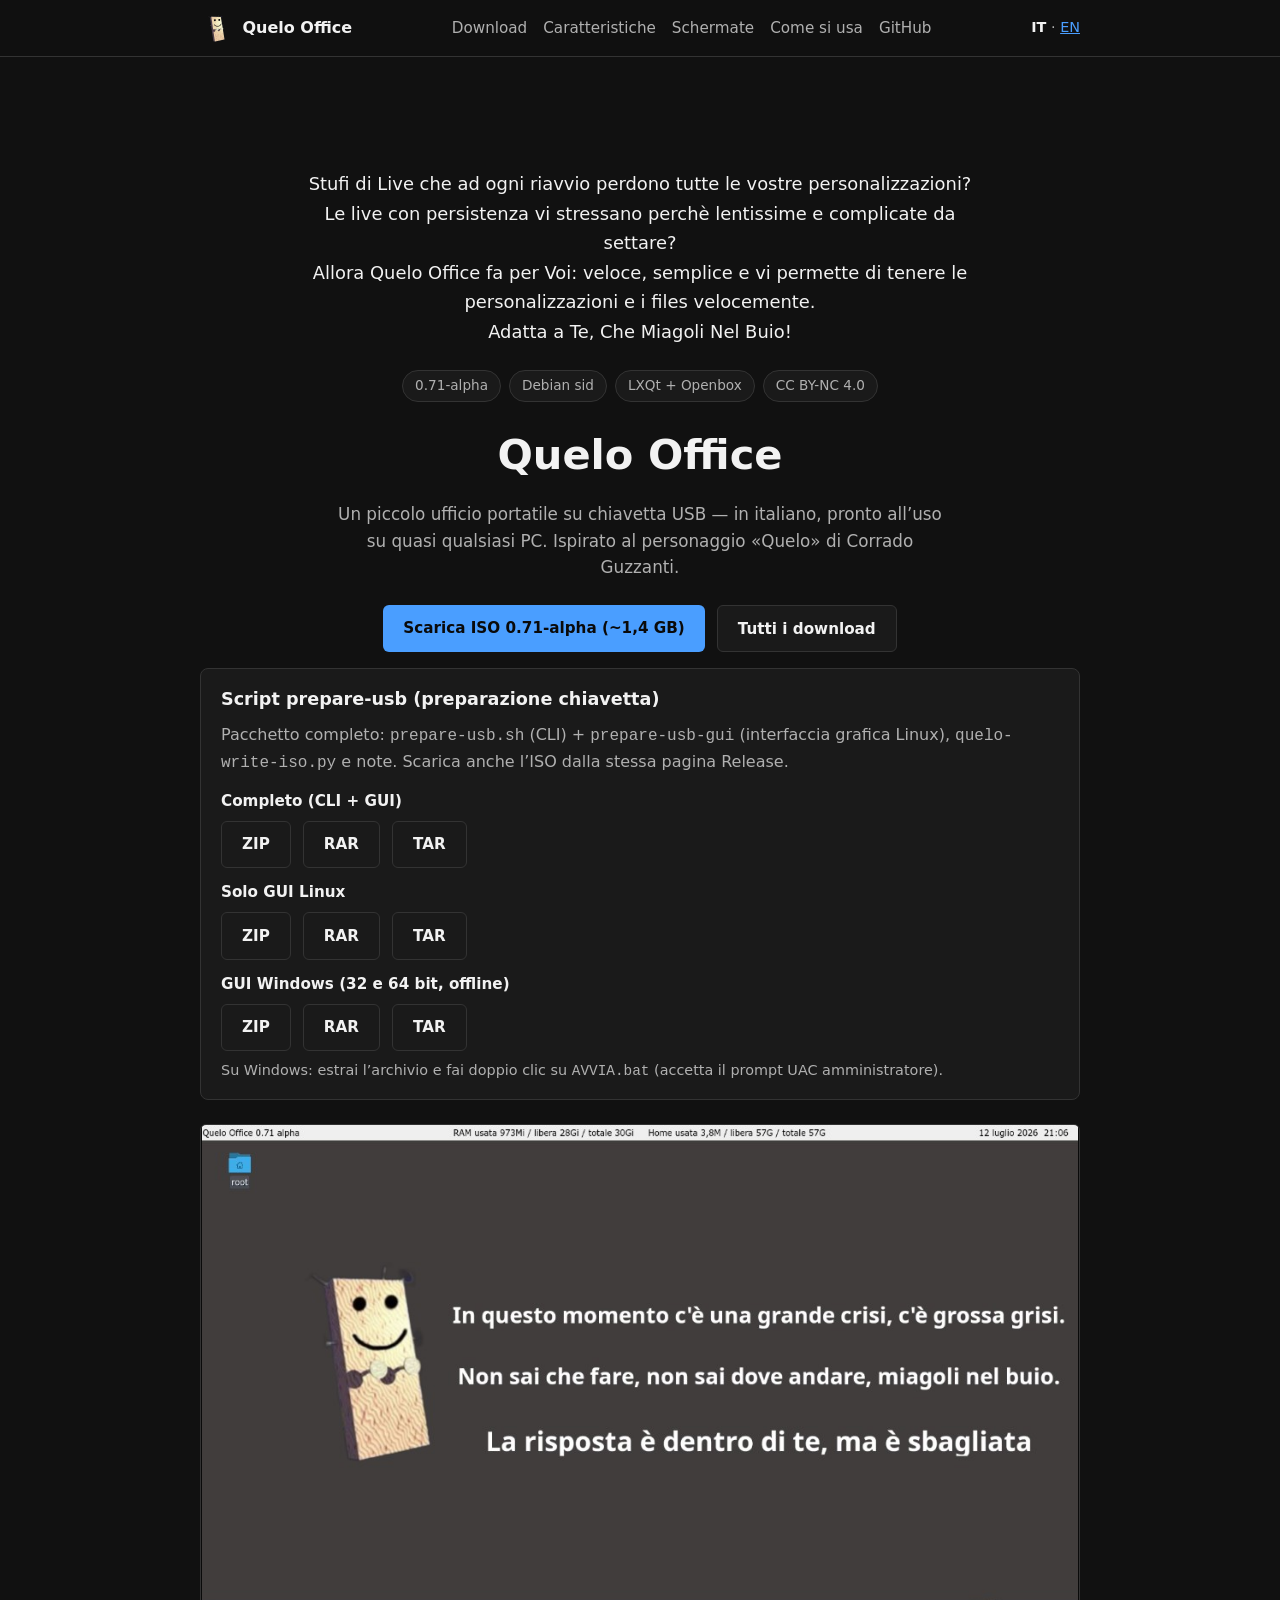
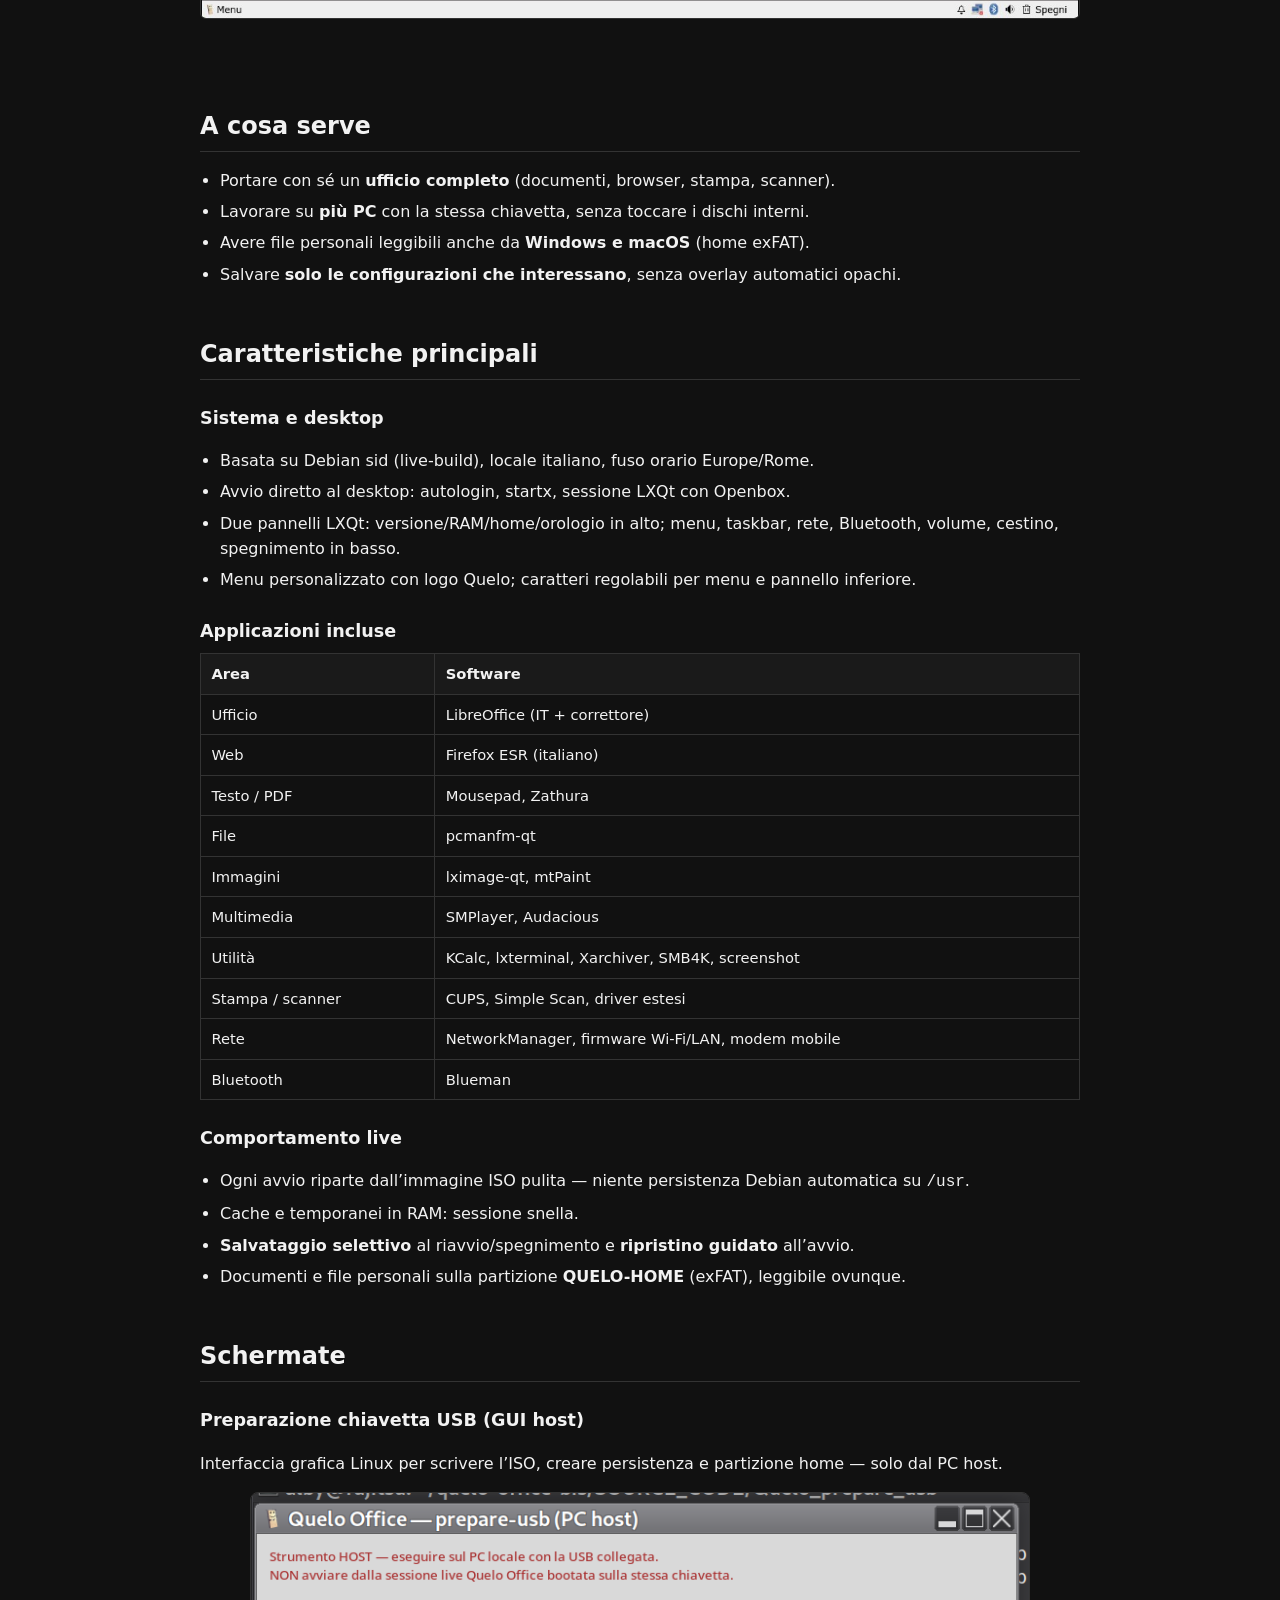
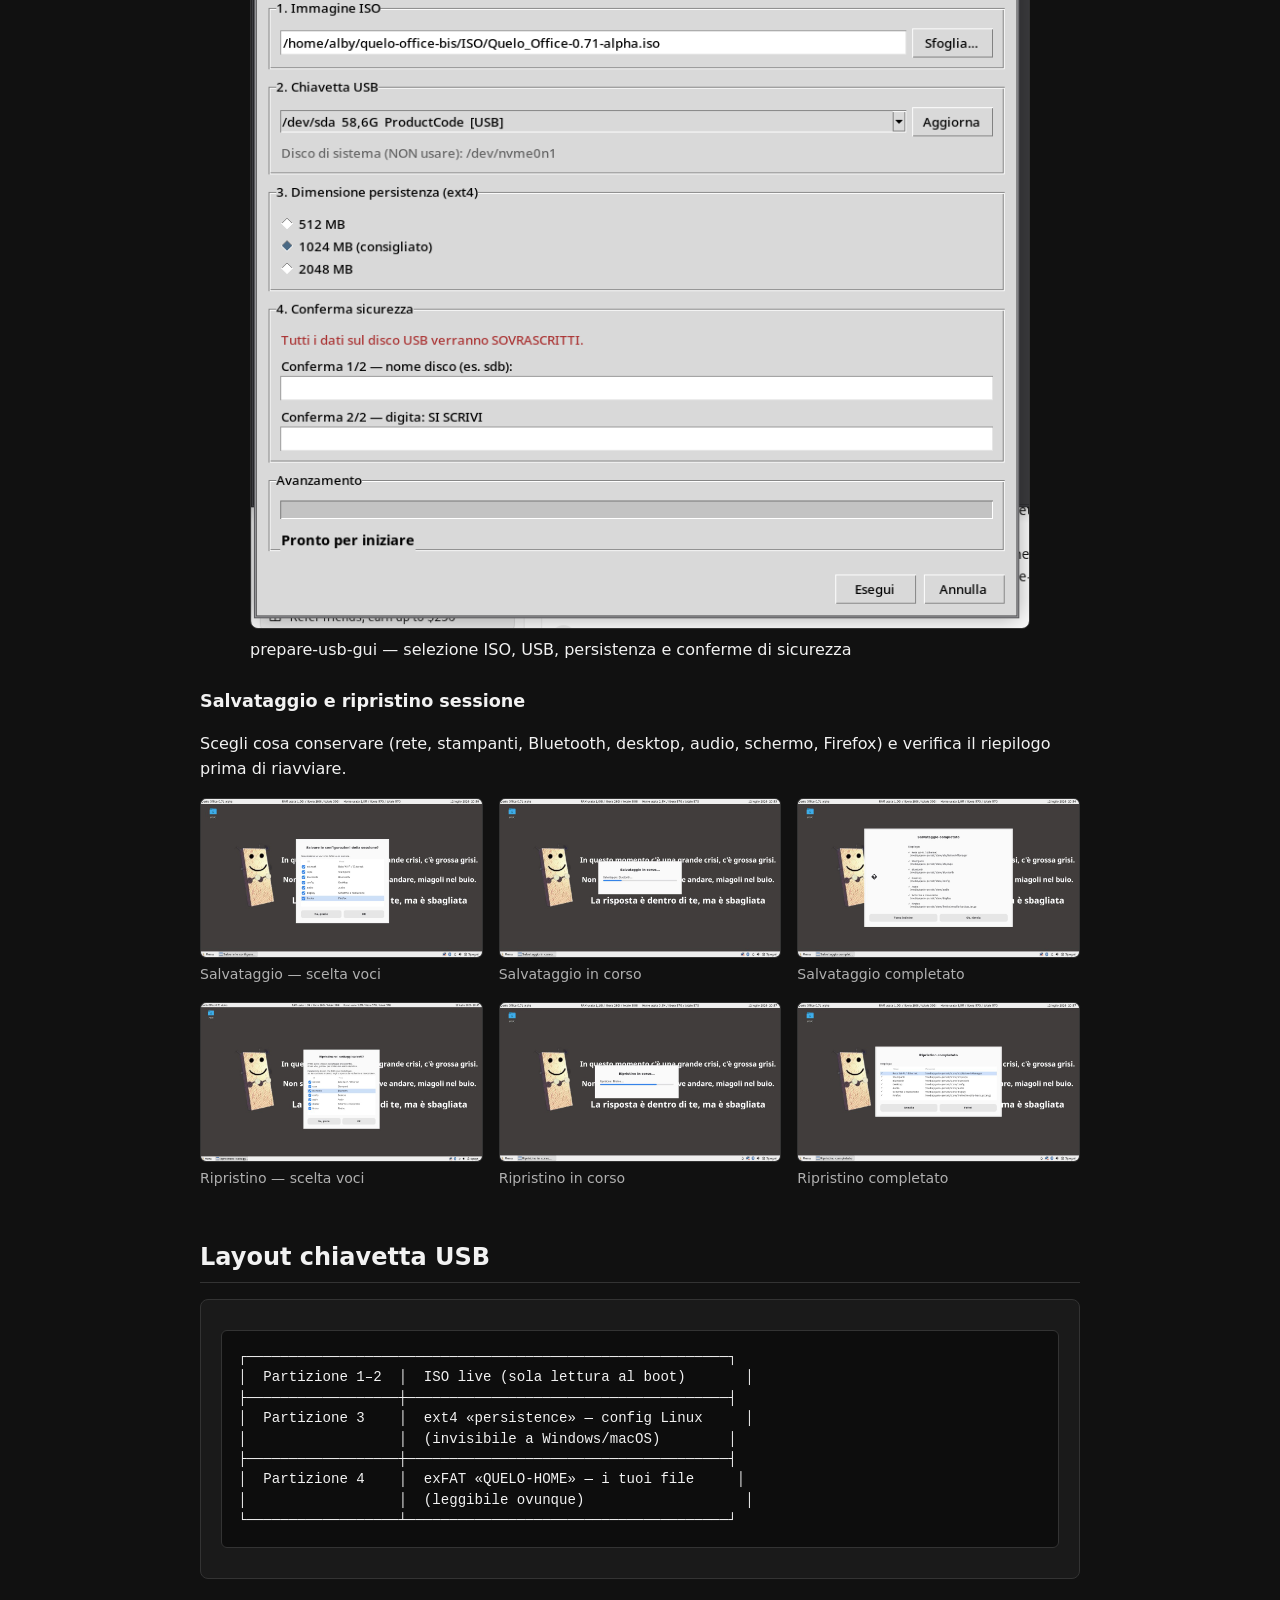
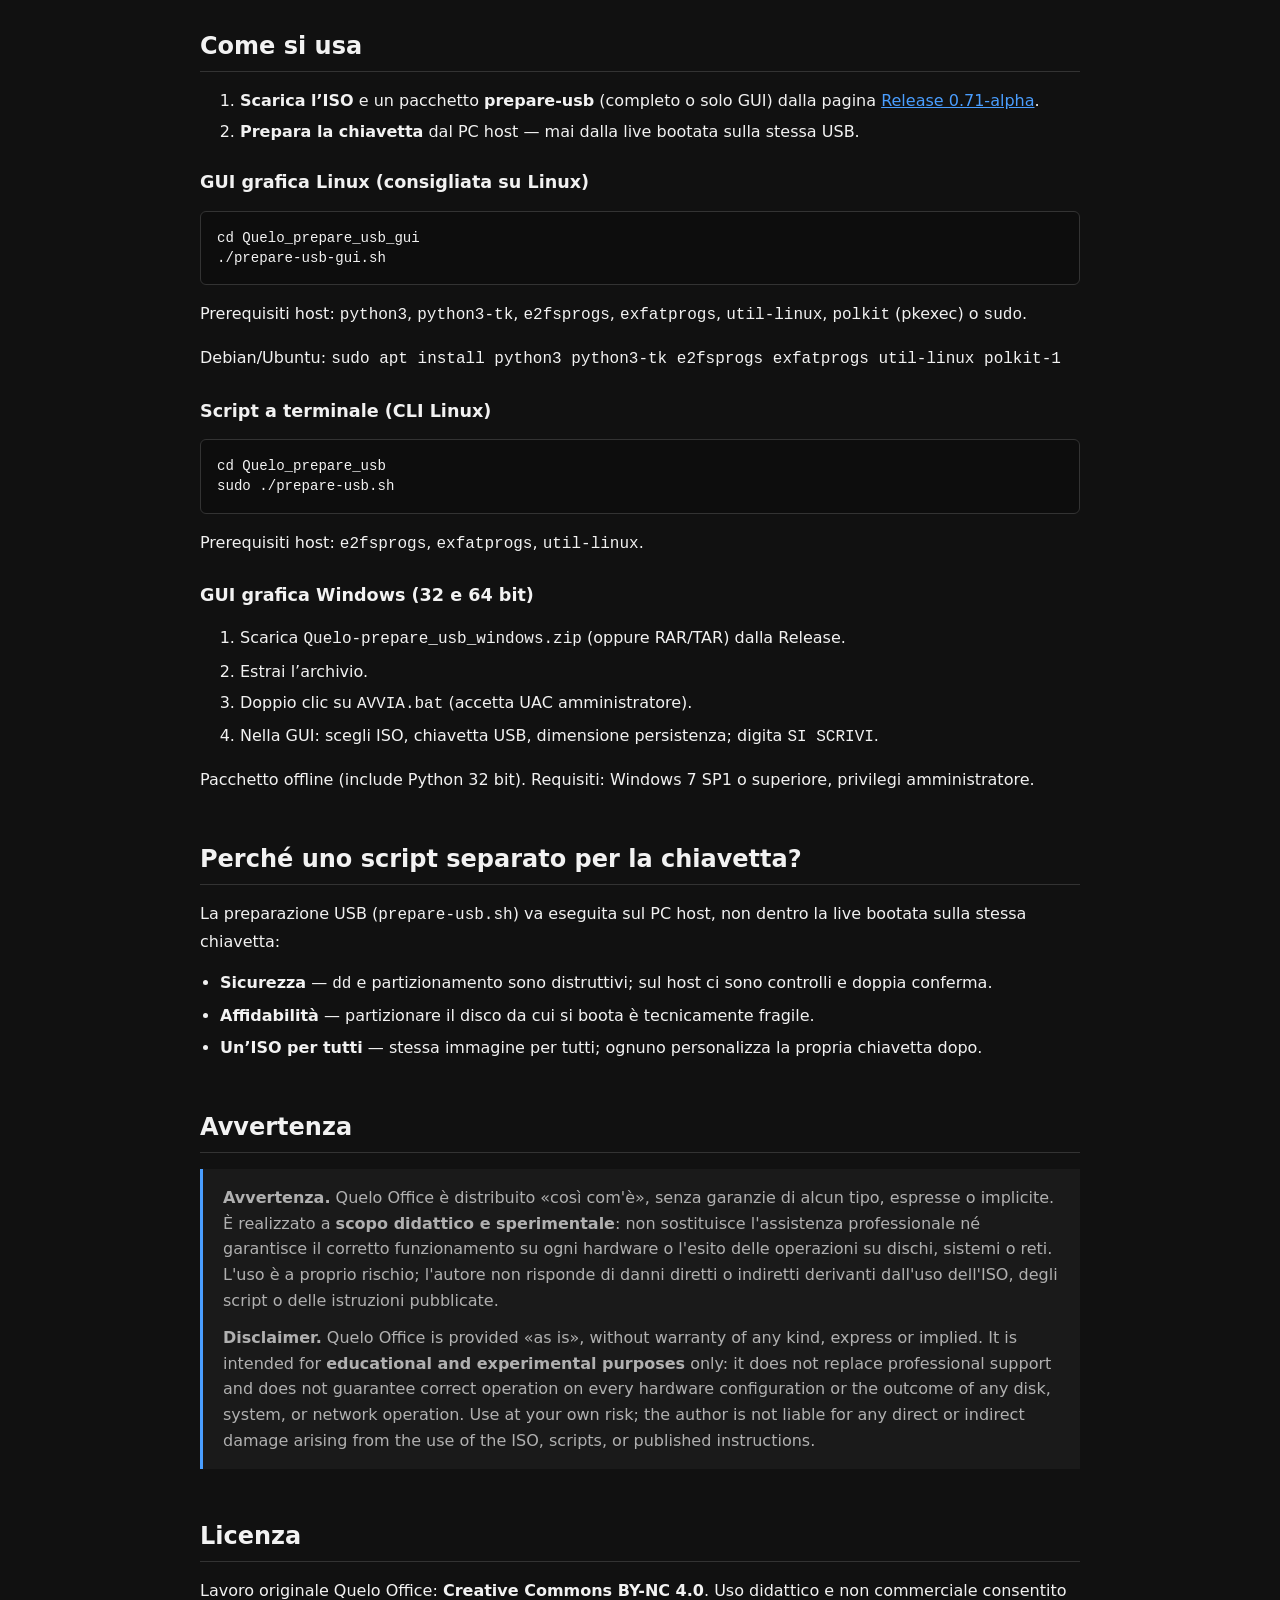
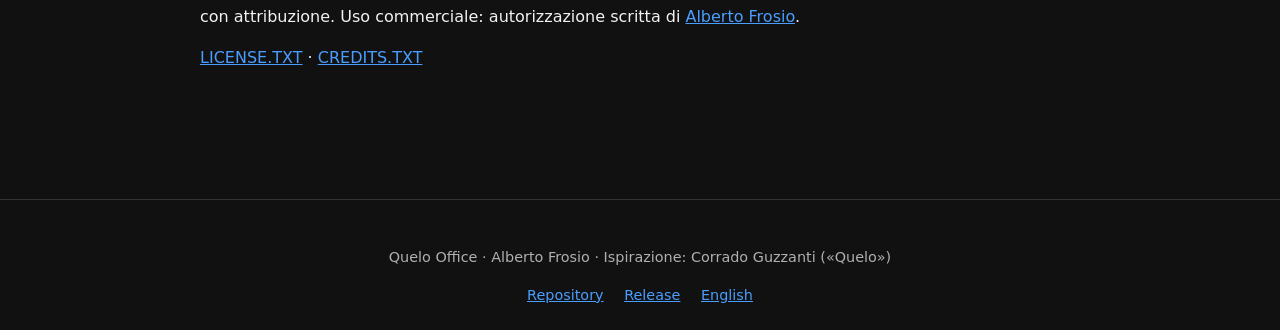
<file: docs/index.html>
<!DOCTYPE html>
<html lang="it">
<head>
  <meta charset="utf-8">
  <meta name="viewport" content="width=device-width, initial-scale=1">
  <title>Quelo Office — live USB office in italiano</title>
  <meta name="description" content="Quelo Office: distribuzione Linux live da chiavetta USB. Ufficio portatile in italiano su Debian sid + LXQt + Openbox.">
  <meta property="og:type" content="website">
  <meta property="og:url" content="https://alby-quelo.github.io/quelo-office/">
  <meta property="og:title" content="Quelo Office — live USB office in italiano">
  <meta property="og:description" content="Ufficio portatile su chiavetta USB: veloce, semplice, personalizzazioni e file sempre con te. Debian sid + LXQt + Openbox.">
  <meta property="og:image" content="https://alby-quelo.github.io/quelo-office/screenshots/01-desktop.png">
  <meta property="og:image:width" content="1024">
  <meta property="og:image:height" content="576">
  <meta property="og:locale" content="it_IT">
  <meta name="twitter:card" content="summary_large_image">
  <meta name="twitter:title" content="Quelo Office — live USB office in italiano">
  <meta name="twitter:description" content="Ufficio portatile su chiavetta USB: veloce, semplice, personalizzazioni e file sempre con te.">
  <meta name="twitter:image" content="https://alby-quelo.github.io/quelo-office/screenshots/01-desktop.png">
  <link rel="stylesheet" href="style.css?v=6">
  <link rel="icon" href="logo.png" type="image/png">
</head>
<body>
  <header>
    <nav class="nav">
      <a class="brand" href="./">
        <img src="logo.png" alt="Quelo Office">
        <span>Quelo Office</span>
      </a>
      <div class="nav-links">
        <a href="#download">Download</a>
        <a href="#caratteristiche">Caratteristiche</a>
        <a href="#schermate">Schermate</a>
        <a href="#uso">Come si usa</a>
        <a href="https://github.com/alby-quelo/quelo-office">GitHub</a>
      </div>
      <div class="lang"><strong>IT</strong> · <a href="en/">EN</a></div>
    </nav>
  </header>

  <main>
    <section class="hero">
      <p class="pitch">
        Stufi di Live che ad ogni riavvio perdono tutte le vostre personalizzazioni?<br>
        Le live con persistenza vi stressano perchè lentissime e complicate da settare?<br>
        Allora Quelo Office fa per Voi: veloce, semplice e vi permette di tenere le personalizzazioni
        e i files velocemente.<br>
        Adatta a Te, Che Miagoli Nel Buio!
      </p>
      <div class="badges">
        <span class="badge">0.71-alpha</span>
        <span class="badge">Debian sid</span>
        <span class="badge">LXQt + Openbox</span>
        <span class="badge">CC BY-NC 4.0</span>
      </div>
      <h1>Quelo Office</h1>
      <p class="tagline">
        Un piccolo ufficio portatile su chiavetta USB — in italiano, pronto all’uso su quasi qualsiasi PC.
        Ispirato al personaggio «Quelo» di Corrado Guzzanti.
      </p>
      <div class="cta-row" id="download">
        <a class="btn btn-primary" href="https://github.com/alby-quelo/quelo-office/releases/download/0.71-alpha/Quelo_Office-0.71-alpha.iso">
          Scarica ISO 0.71-alpha (~1,4 GB)
        </a>
        <a class="btn btn-secondary" href="https://github.com/alby-quelo/quelo-office/releases/tag/0.71-alpha">
          Tutti i download
        </a>
      </div>
      <div class="card" style="margin-top:1rem;text-align:left">
        <h3 style="margin-top:0">Script prepare-usb (preparazione chiavetta)</h3>
        <p style="margin:0.5rem 0 0.75rem;color:var(--text-muted)">
          Pacchetto completo: <code>prepare-usb.sh</code> (CLI) + <code>prepare-usb-gui</code> (interfaccia grafica Linux),
          <code>quelo-write-iso.py</code> e note. Scarica anche l’ISO dalla stessa pagina Release.
        </p>
        <p style="margin:0 0 0.5rem;font-size:0.95rem"><strong>Completo (CLI + GUI)</strong></p>
        <div class="cta-row" style="justify-content:flex-start;margin-top:0">
          <a class="btn btn-secondary" href="https://github.com/alby-quelo/quelo-office/releases/download/0.71-alpha/Quelo_prepare_usb-0.71-alpha.zip">ZIP</a>
          <a class="btn btn-secondary" href="https://github.com/alby-quelo/quelo-office/releases/download/0.71-alpha/Quelo_prepare_usb-0.71-alpha.rar">RAR</a>
          <a class="btn btn-secondary" href="https://github.com/alby-quelo/quelo-office/releases/download/0.71-alpha/Quelo_prepare_usb-0.71-alpha.tar">TAR</a>
        </div>
        <p style="margin:0.75rem 0 0.5rem;font-size:0.95rem"><strong>Solo GUI Linux</strong></p>
        <div class="cta-row" style="justify-content:flex-start;margin-top:0">
          <a class="btn btn-secondary" href="https://github.com/alby-quelo/quelo-office/releases/download/0.71-alpha/Quelo_prepare_usb_gui-0.71-alpha.zip">ZIP</a>
          <a class="btn btn-secondary" href="https://github.com/alby-quelo/quelo-office/releases/download/0.71-alpha/Quelo_prepare_usb_gui-0.71-alpha.rar">RAR</a>
          <a class="btn btn-secondary" href="https://github.com/alby-quelo/quelo-office/releases/download/0.71-alpha/Quelo_prepare_usb_gui-0.71-alpha.tar">TAR</a>
        </div>
        <p style="margin:0.75rem 0 0.5rem;font-size:0.95rem"><strong>GUI Windows (32 e 64 bit, offline)</strong></p>
        <div class="cta-row" style="justify-content:flex-start;margin-top:0">
          <a class="btn btn-secondary" href="https://github.com/alby-quelo/quelo-office/releases/download/0.71-alpha/Quelo-prepare_usb_windows.zip">ZIP</a>
          <a class="btn btn-secondary" href="https://github.com/alby-quelo/quelo-office/releases/download/0.71-alpha/Quelo-prepare_usb_windows.rar">RAR</a>
          <a class="btn btn-secondary" href="https://github.com/alby-quelo/quelo-office/releases/download/0.71-alpha/Quelo-prepare_usb_windows.tar">TAR</a>
        </div>
        <p style="margin:0.5rem 0 0;font-size:0.9rem;color:var(--text-muted)">
          Su Windows: estrai l’archivio e fai doppio clic su <code>AVVIA.bat</code> (accetta il prompt UAC amministratore).
        </p>
      </div>
      <div class="hero-frame">
        <img class="hero-shot" src="screenshots/01-desktop.png" alt="Desktop Quelo Office 0.71 alpha" width="1024" height="576">
      </div>
    </section>

    <section id="cosa">
      <h2>A cosa serve</h2>
      <ul>
        <li>Portare con sé un <strong>ufficio completo</strong> (documenti, browser, stampa, scanner).</li>
        <li>Lavorare su <strong>più PC</strong> con la stessa chiavetta, senza toccare i dischi interni.</li>
        <li>Avere file personali leggibili anche da <strong>Windows e macOS</strong> (home exFAT).</li>
        <li>Salvare <strong>solo le configurazioni che interessano</strong>, senza overlay automatici opachi.</li>
      </ul>
    </section>

    <section id="caratteristiche">
      <h2>Caratteristiche principali</h2>

      <h3>Sistema e desktop</h3>
      <ul>
        <li>Basata su Debian sid (live-build), locale italiano, fuso orario Europe/Rome.</li>
        <li>Avvio diretto al desktop: autologin, startx, sessione LXQt con Openbox.</li>
        <li>Due pannelli LXQt: versione/RAM/home/orologio in alto; menu, taskbar, rete, Bluetooth, volume, cestino, spegnimento in basso.</li>
        <li>Menu personalizzato con logo Quelo; caratteri regolabili per menu e pannello inferiore.</li>
      </ul>

      <h3>Applicazioni incluse</h3>
      <table>
        <thead>
          <tr><th>Area</th><th>Software</th></tr>
        </thead>
        <tbody>
          <tr><td>Ufficio</td><td>LibreOffice (IT + correttore)</td></tr>
          <tr><td>Web</td><td>Firefox ESR (italiano)</td></tr>
          <tr><td>Testo / PDF</td><td>Mousepad, Zathura</td></tr>
          <tr><td>File</td><td>pcmanfm-qt</td></tr>
          <tr><td>Immagini</td><td>lximage-qt, mtPaint</td></tr>
          <tr><td>Multimedia</td><td>SMPlayer, Audacious</td></tr>
          <tr><td>Utilità</td><td>KCalc, lxterminal, Xarchiver, SMB4K, screenshot</td></tr>
          <tr><td>Stampa / scanner</td><td>CUPS, Simple Scan, driver estesi</td></tr>
          <tr><td>Rete</td><td>NetworkManager, firmware Wi‑Fi/LAN, modem mobile</td></tr>
          <tr><td>Bluetooth</td><td>Blueman</td></tr>
        </tbody>
      </table>

      <h3>Comportamento live</h3>
      <ul>
        <li>Ogni avvio riparte dall’immagine ISO pulita — niente persistenza Debian automatica su <code>/usr</code>.</li>
        <li>Cache e temporanei in RAM: sessione snella.</li>
        <li><strong>Salvataggio selettivo</strong> al riavvio/spegnimento e <strong>ripristino guidato</strong> all’avvio.</li>
        <li>Documenti e file personali sulla partizione <strong>QUELO-HOME</strong> (exFAT), leggibile ovunque.</li>
      </ul>
    </section>

    <section id="schermate">
      <h2>Schermate</h2>

      <h3>Preparazione chiavetta USB (GUI host)</h3>
      <p>Interfaccia grafica Linux per scrivere l’ISO, creare persistenza e partizione home — solo dal PC host.</p>
      <figure style="max-width:780px;margin:1rem auto">
        <img src="screenshots/08-prepare-usb-gui.png" alt="Interfaccia prepare-usb GUI" loading="lazy" style="width:100%;height:auto;border-radius:8px;border:1px solid var(--border)">
        <figcaption>prepare-usb-gui — selezione ISO, USB, persistenza e conferme di sicurezza</figcaption>
      </figure>

      <h3>Salvataggio e ripristino sessione</h3>
      <p>Scegli cosa conservare (rete, stampanti, Bluetooth, desktop, audio, schermo, Firefox) e verifica il riepilogo prima di riavviare.</p>

      <div class="shots">
        <div class="shots-grid">
          <figure>
            <img src="screenshots/05-save-prompt.png" alt="Dialogo salvataggio sessione" loading="lazy">
            <figcaption>Salvataggio — scelta voci</figcaption>
          </figure>
          <figure>
            <img src="screenshots/06-save-progress.png" alt="Salvataggio in corso" loading="lazy">
            <figcaption>Salvataggio in corso</figcaption>
          </figure>
          <figure>
            <img src="screenshots/07-save-complete.png" alt="Salvataggio completato" loading="lazy">
            <figcaption>Salvataggio completato</figcaption>
          </figure>
        </div>
        <div class="shots-grid">
          <figure>
            <img src="screenshots/02-restore-prompt.png" alt="Dialogo ripristino sessione" loading="lazy">
            <figcaption>Ripristino — scelta voci</figcaption>
          </figure>
          <figure>
            <img src="screenshots/03-restore-progress.png" alt="Ripristino in corso" loading="lazy">
            <figcaption>Ripristino in corso</figcaption>
          </figure>
          <figure>
            <img src="screenshots/04-restore-complete.png" alt="Ripristino completato" loading="lazy">
            <figcaption>Ripristino completato</figcaption>
          </figure>
        </div>
      </div>
    </section>

    <section id="usb">
      <h2>Layout chiavetta USB</h2>
      <div class="card">
        <pre>┌─────────────────────────────────────────────────────────┐
│  Partizione 1–2  │  ISO live (sola lettura al boot)       │
├──────────────────┼──────────────────────────────────────┤
│  Partizione 3    │  ext4 «persistence» — config Linux     │
│                  │  (invisibile a Windows/macOS)        │
├──────────────────┼──────────────────────────────────────┤
│  Partizione 4    │  exFAT «QUELO-HOME» — i tuoi file     │
│                  │  (leggibile ovunque)                   │
└──────────────────┴──────────────────────────────────────┘</pre>
      </div>
    </section>

    <section id="uso">
      <h2>Come si usa</h2>
      <ol>
        <li><strong>Scarica l’ISO</strong> e un pacchetto <strong>prepare-usb</strong> (completo o solo GUI) dalla pagina <a href="https://github.com/alby-quelo/quelo-office/releases/tag/0.71-alpha">Release 0.71-alpha</a>.</li>
        <li><strong>Prepara la chiavetta</strong> dal PC host — mai dalla live bootata sulla stessa USB.</li>
      </ol>

      <h3>GUI grafica Linux (consigliata su Linux)</h3>
      <pre><code>cd Quelo_prepare_usb_gui
./prepare-usb-gui.sh</code></pre>
      <p>Prerequisiti host: <code>python3</code>, <code>python3-tk</code>, <code>e2fsprogs</code>, <code>exfatprogs</code>, <code>util-linux</code>, <code>polkit</code> (pkexec) o <code>sudo</code>.</p>
      <p>Debian/Ubuntu: <code>sudo apt install python3 python3-tk e2fsprogs exfatprogs util-linux polkit-1</code></p>

      <h3>Script a terminale (CLI Linux)</h3>
      <pre><code>cd Quelo_prepare_usb
sudo ./prepare-usb.sh</code></pre>
      <p>Prerequisiti host: <code>e2fsprogs</code>, <code>exfatprogs</code>, <code>util-linux</code>.</p>

      <h3>GUI grafica Windows (32 e 64 bit)</h3>
      <ol>
        <li>Scarica <code>Quelo-prepare_usb_windows.zip</code> (oppure RAR/TAR) dalla Release.</li>
        <li>Estrai l’archivio.</li>
        <li>Doppio clic su <code>AVVIA.bat</code> (accetta UAC amministratore).</li>
        <li>Nella GUI: scegli ISO, chiavetta USB, dimensione persistenza; digita <code>SI SCRIVI</code>.</li>
      </ol>
      <p>Pacchetto offline (include Python 32 bit). Requisiti: Windows 7 SP1 o superiore, privilegi amministratore.</p>
    </section>

    <section id="script">
      <h2>Perché uno script separato per la chiavetta?</h2>
      <p>La preparazione USB (<code>prepare-usb.sh</code>) va eseguita sul PC host, non dentro la live bootata sulla stessa chiavetta:</p>
      <ul>
        <li><strong>Sicurezza</strong> — <code>dd</code> e partizionamento sono distruttivi; sul host ci sono controlli e doppia conferma.</li>
        <li><strong>Affidabilità</strong> — partizionare il disco da cui si boota è tecnicamente fragile.</li>
        <li><strong>Un’ISO per tutti</strong> — stessa immagine per tutti; ognuno personalizza la propria chiavetta dopo.</li>
      </ul>
    </section>

    <section id="avvertenza">
      <h2>Avvertenza</h2>
      <blockquote class="disclaimer">
        <p><strong>Avvertenza.</strong> Quelo Office è distribuito «così com'è», senza garanzie di alcun tipo, espresse o implicite. È realizzato a <strong>scopo didattico e sperimentale</strong>: non sostituisce l'assistenza professionale né garantisce il corretto funzionamento su ogni hardware o l'esito delle operazioni su dischi, sistemi o reti. L'uso è a proprio rischio; l'autore non risponde di danni diretti o indiretti derivanti dall'uso dell'ISO, degli script o delle istruzioni pubblicate.</p>
        <p><strong>Disclaimer.</strong> Quelo Office is provided «as is», without warranty of any kind, express or implied. It is intended for <strong>educational and experimental purposes</strong> only: it does not replace professional support and does not guarantee correct operation on every hardware configuration or the outcome of any disk, system, or network operation. Use at your own risk; the author is not liable for any direct or indirect damage arising from the use of the ISO, scripts, or published instructions.</p>
      </blockquote>
    </section>

    <section id="licenza">
      <h2>Licenza</h2>
      <p>
        Lavoro originale Quelo Office: <strong>Creative Commons BY-NC 4.0</strong>.
        Uso didattico e non commerciale consentito con attribuzione.
        Uso commerciale: autorizzazione scritta di
        <a href="mailto:alby@gnumerica.org">Alberto Frosio</a>.
      </p>
      <p>
        <a href="https://github.com/alby-quelo/quelo-office/blob/main/LICENSE.TXT">LICENSE.TXT</a> ·
        <a href="https://github.com/alby-quelo/quelo-office/blob/main/CREDITS.TXT">CREDITS.TXT</a>
      </p>
    </section>
  </main>

  <footer>
    <p>Quelo Office · Alberto Frosio · Ispirazione: Corrado Guzzanti («Quelo»)</p>
    <p>
      <a href="https://github.com/alby-quelo/quelo-office">Repository</a>
      <a href="https://github.com/alby-quelo/quelo-office/releases">Release</a>
      <a href="en/">English</a>
    </p>
  </footer>
  <script src="lightbox.js?v=1" defer></script>
</body>
</html>
</file>
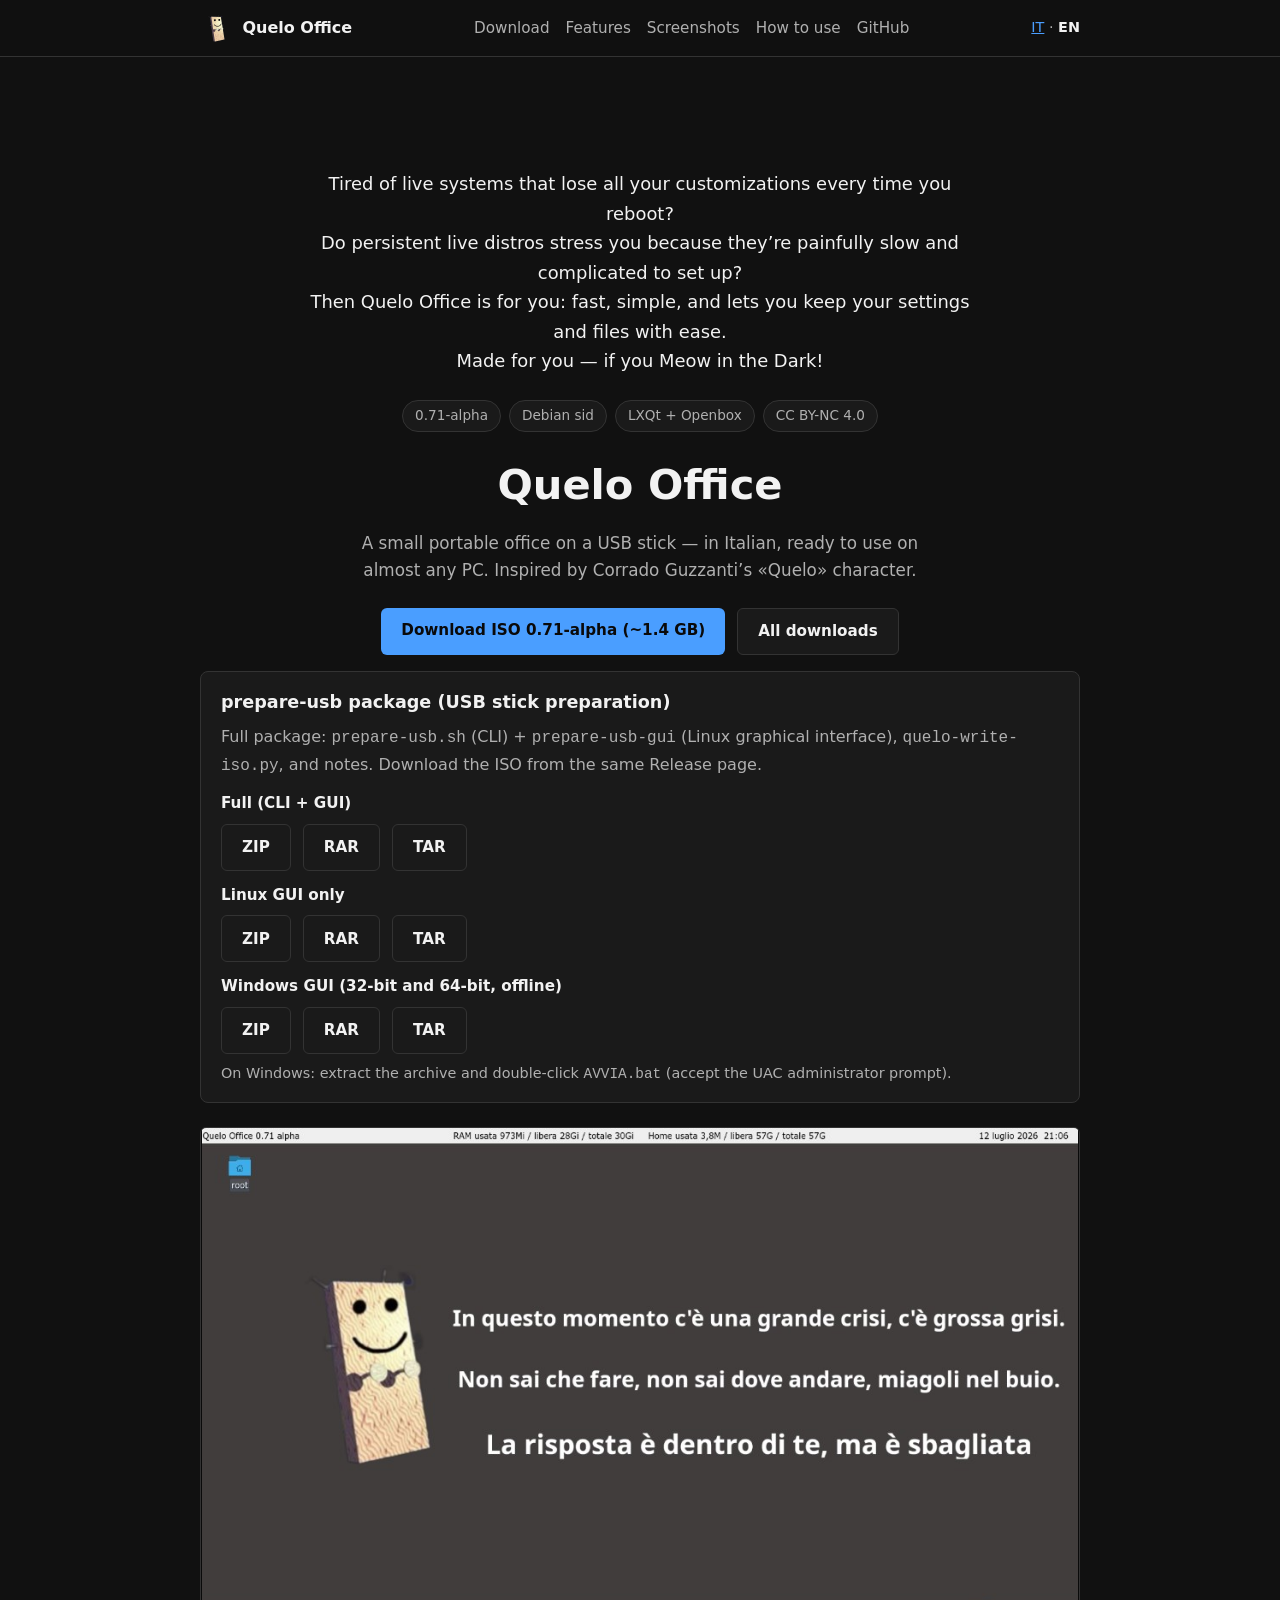
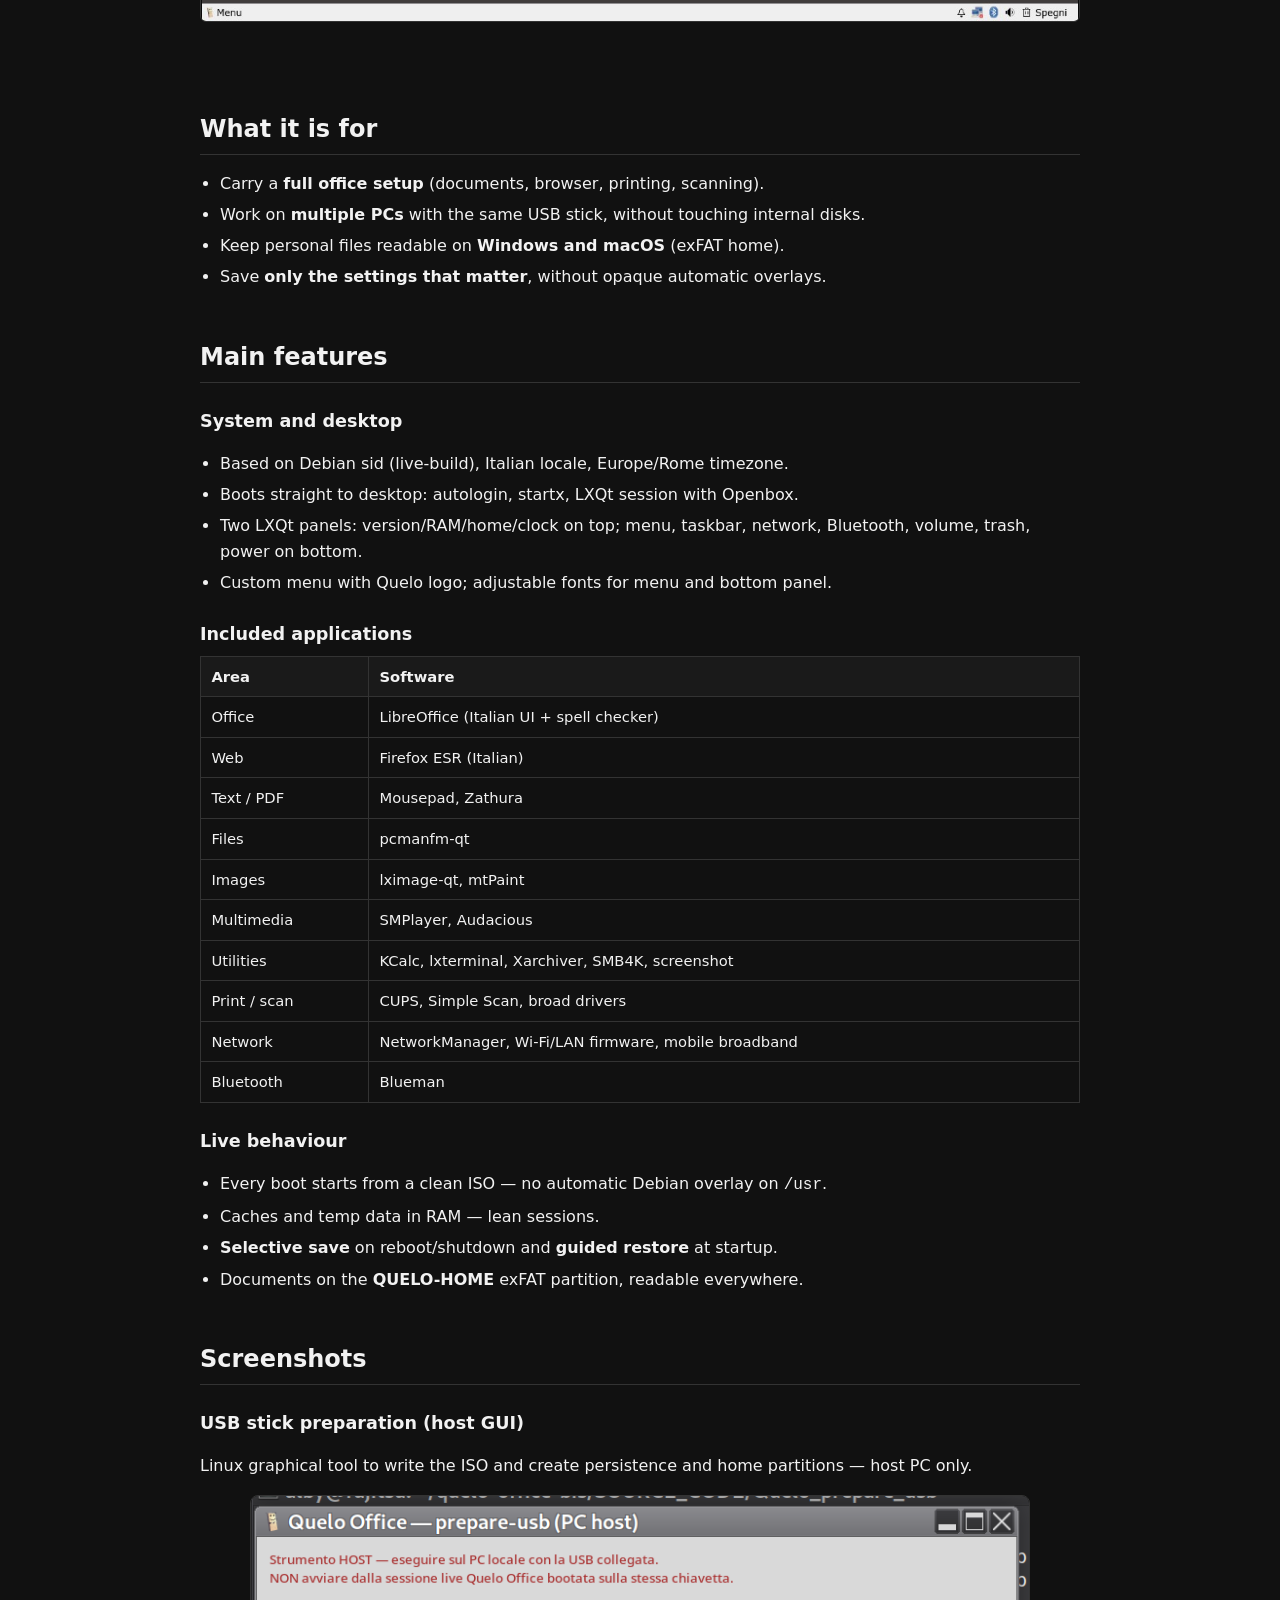
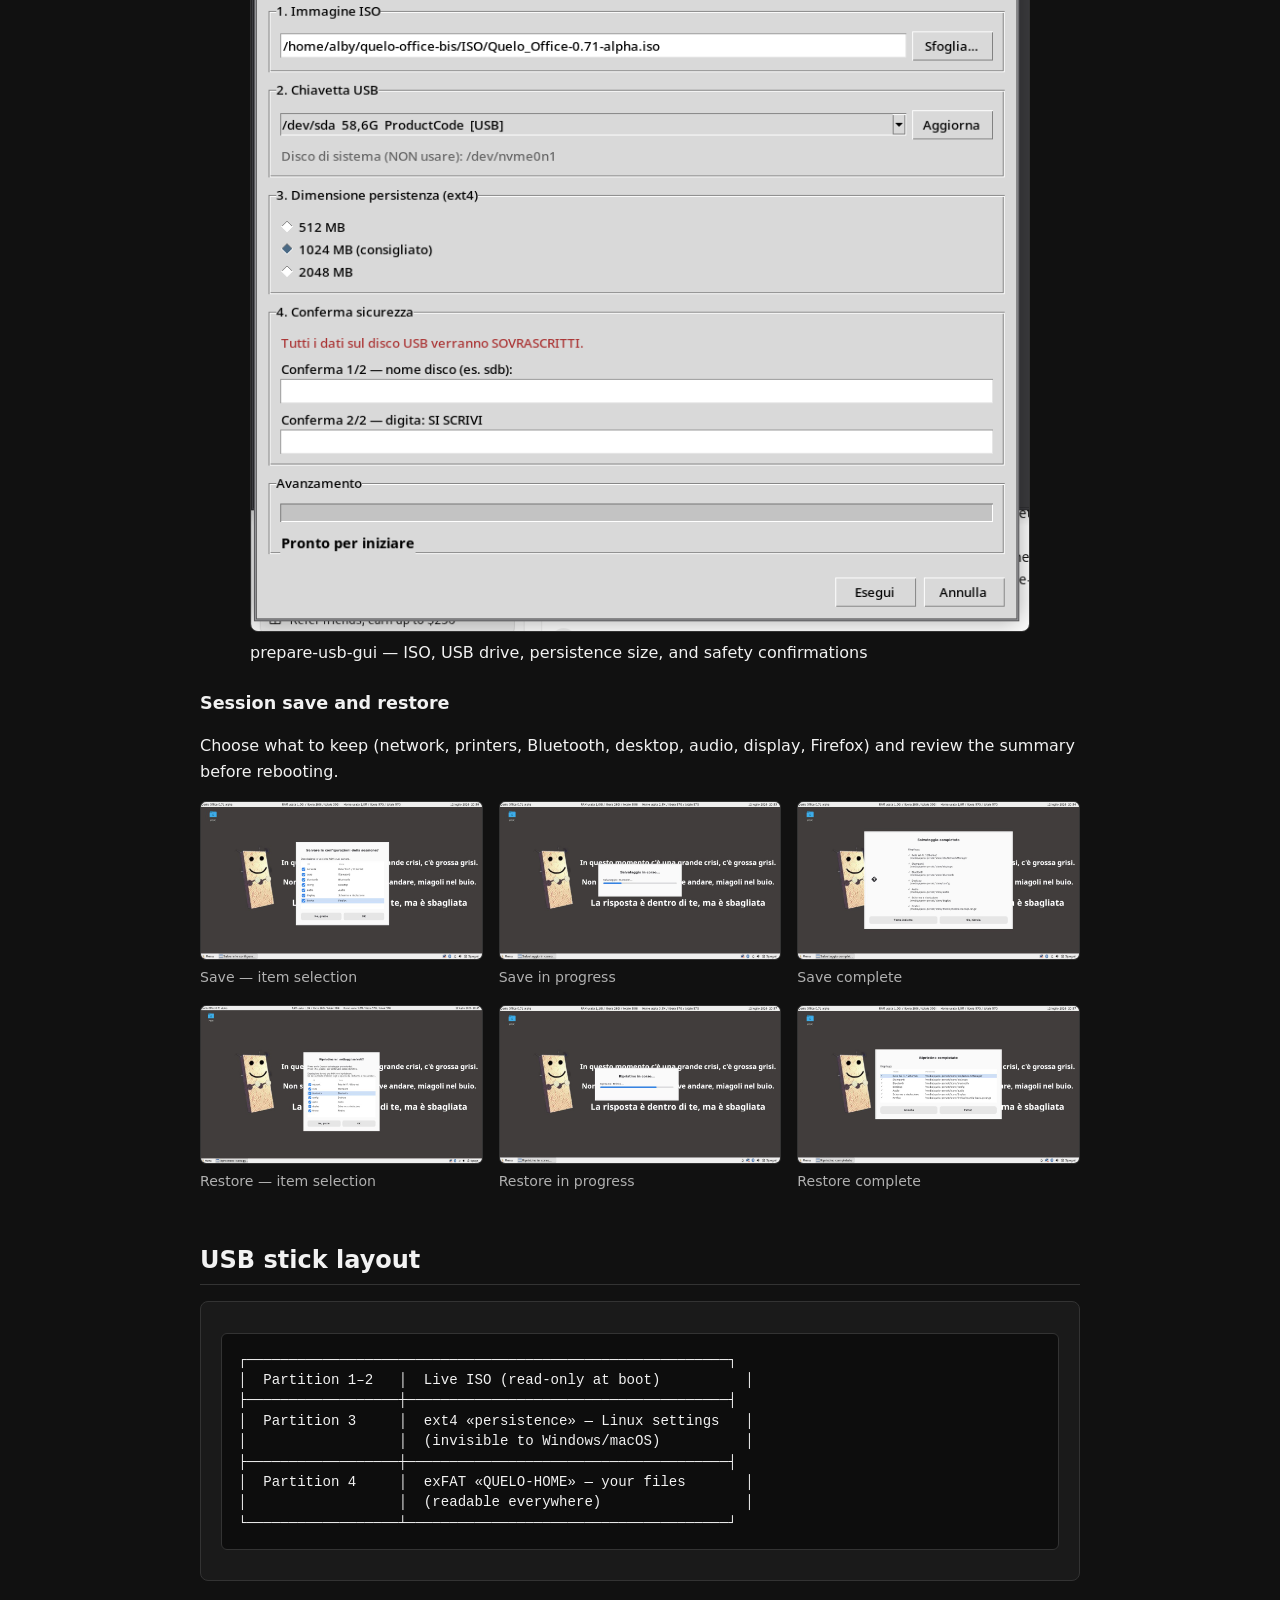
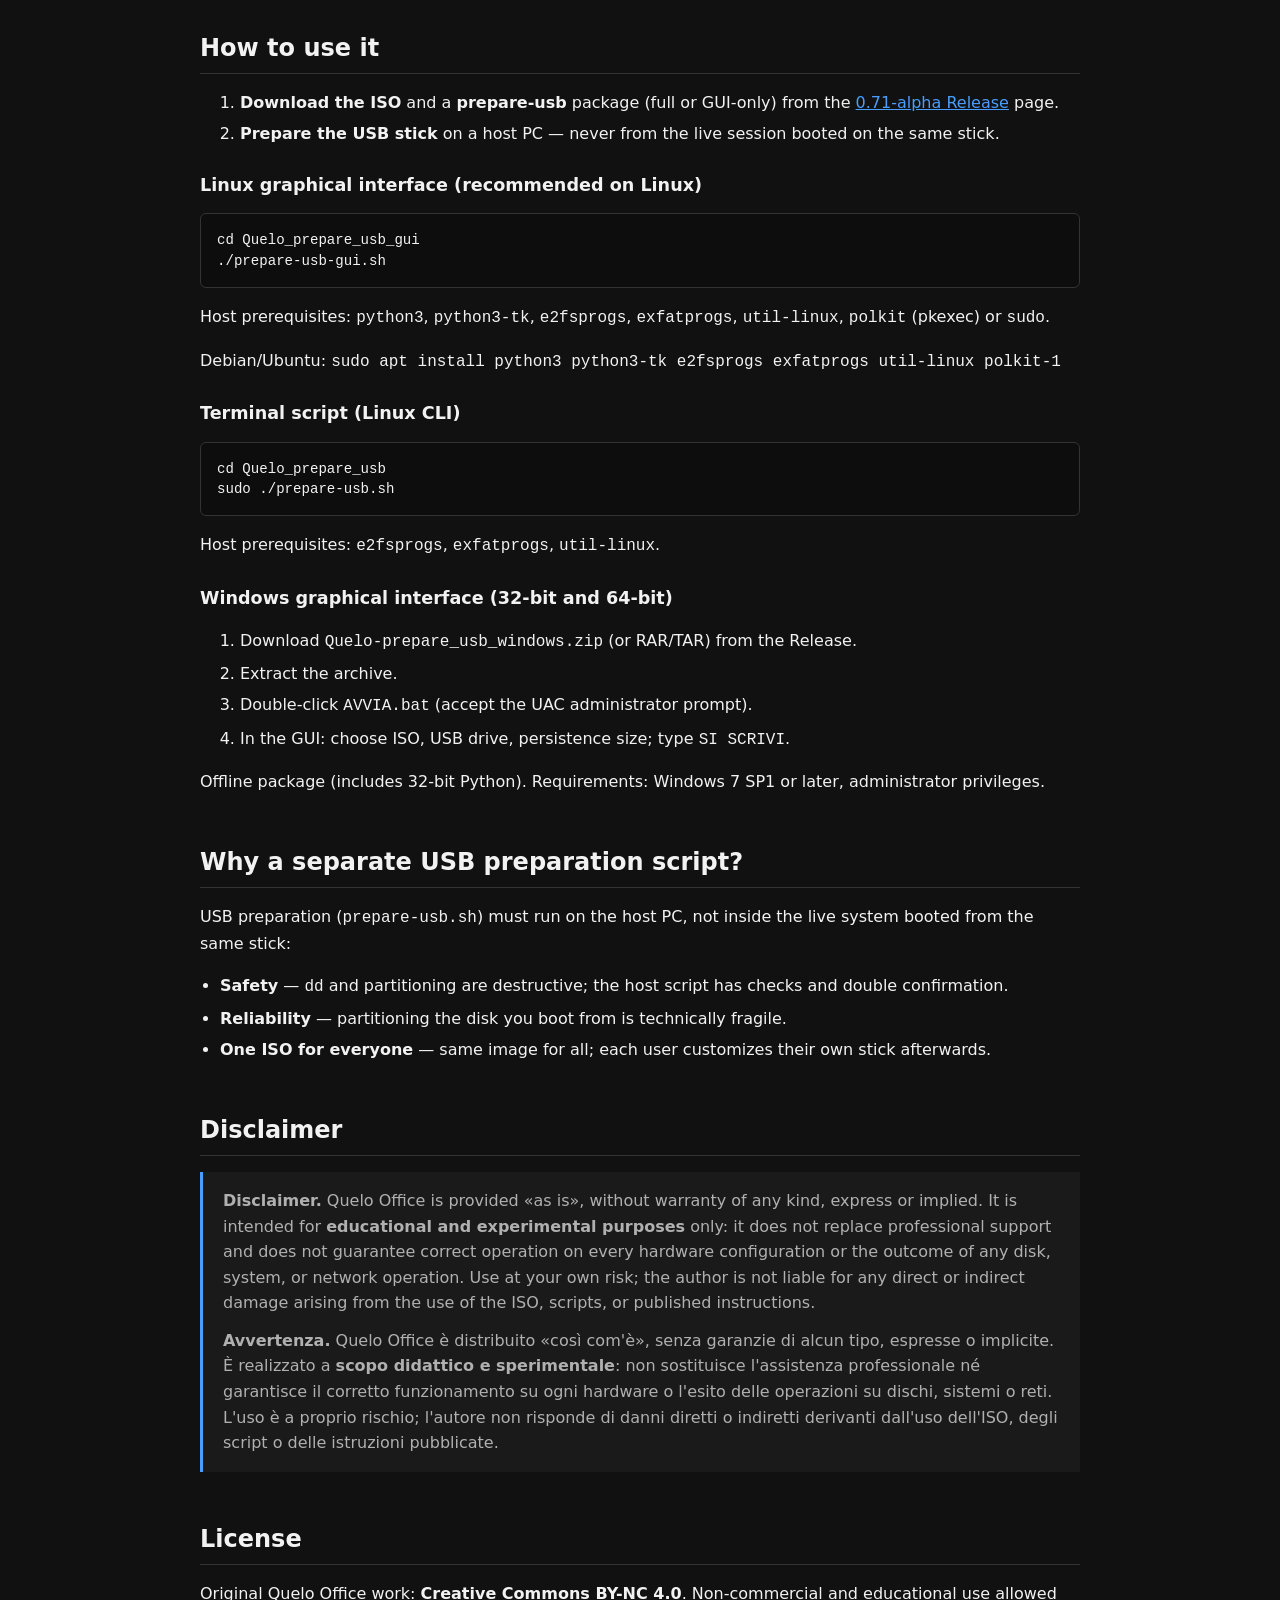
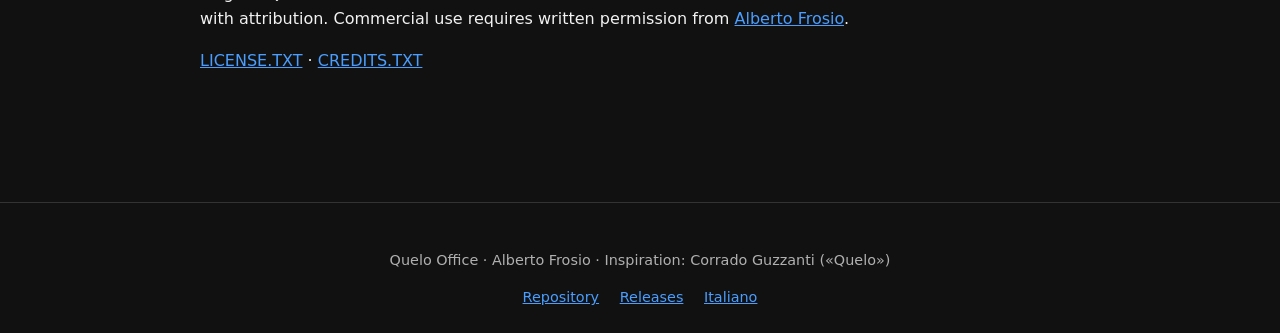
<file: docs/en/index.html>
<!DOCTYPE html>
<html lang="en">
<head>
  <meta charset="utf-8">
  <meta name="viewport" content="width=device-width, initial-scale=1">
  <title>Quelo Office — Italian live USB office</title>
  <meta name="description" content="Quelo Office: live Linux USB distribution. Portable Italian office on Debian sid + LXQt + Openbox.">
  <meta property="og:type" content="website">
  <meta property="og:url" content="https://alby-quelo.github.io/quelo-office/en/">
  <meta property="og:title" content="Quelo Office — Italian live USB office">
  <meta property="og:description" content="Portable office on a USB stick: fast, simple, keep your settings and files with you. Debian sid + LXQt + Openbox.">
  <meta property="og:image" content="https://alby-quelo.github.io/quelo-office/screenshots/01-desktop.png">
  <meta property="og:image:width" content="1024">
  <meta property="og:image:height" content="576">
  <meta property="og:locale" content="en_US">
  <meta name="twitter:card" content="summary_large_image">
  <meta name="twitter:title" content="Quelo Office — Italian live USB office">
  <meta name="twitter:description" content="Portable office on a USB stick: fast, simple, keep your settings and files with you.">
  <meta name="twitter:image" content="https://alby-quelo.github.io/quelo-office/screenshots/01-desktop.png">
  <link rel="stylesheet" href="../style.css?v=6">
  <link rel="icon" href="../logo.png" type="image/png">
</head>
<body>
  <header>
    <nav class="nav">
      <a class="brand" href="../">
        <img src="../logo.png" alt="Quelo Office">
        <span>Quelo Office</span>
      </a>
      <div class="nav-links">
        <a href="#download">Download</a>
        <a href="#features">Features</a>
        <a href="#screenshots">Screenshots</a>
        <a href="#usage">How to use</a>
        <a href="https://github.com/alby-quelo/quelo-office">GitHub</a>
      </div>
      <div class="lang"><a href="../">IT</a> · <strong>EN</strong></div>
    </nav>
  </header>

  <main>
    <section class="hero">
      <p class="pitch">
        Tired of live systems that lose all your customizations every time you reboot?<br>
        Do persistent live distros stress you because they’re painfully slow and complicated to set up?<br>
        Then Quelo Office is for you: fast, simple, and lets you keep your settings
        and files with ease.<br>
        Made for you — if you Meow in the Dark!
      </p>
      <div class="badges">
        <span class="badge">0.71-alpha</span>
        <span class="badge">Debian sid</span>
        <span class="badge">LXQt + Openbox</span>
        <span class="badge">CC BY-NC 4.0</span>
      </div>
      <h1>Quelo Office</h1>
      <p class="tagline">
        A small portable office on a USB stick — in Italian, ready to use on almost any PC.
        Inspired by Corrado Guzzanti’s «Quelo» character.
      </p>
      <div class="cta-row" id="download">
        <a class="btn btn-primary" href="https://github.com/alby-quelo/quelo-office/releases/download/0.71-alpha/Quelo_Office-0.71-alpha.iso">
          Download ISO 0.71-alpha (~1.4 GB)
        </a>
        <a class="btn btn-secondary" href="https://github.com/alby-quelo/quelo-office/releases/tag/0.71-alpha">
          All downloads
        </a>
      </div>
      <div class="card" style="margin-top:1rem;text-align:left">
        <h3 style="margin-top:0">prepare-usb package (USB stick preparation)</h3>
        <p style="margin:0.5rem 0 0.75rem;color:var(--text-muted)">
          Full package: <code>prepare-usb.sh</code> (CLI) + <code>prepare-usb-gui</code> (Linux graphical interface),
          <code>quelo-write-iso.py</code>, and notes. Download the ISO from the same Release page.
        </p>
        <p style="margin:0 0 0.5rem;font-size:0.95rem"><strong>Full (CLI + GUI)</strong></p>
        <div class="cta-row" style="justify-content:flex-start;margin-top:0">
          <a class="btn btn-secondary" href="https://github.com/alby-quelo/quelo-office/releases/download/0.71-alpha/Quelo_prepare_usb-0.71-alpha.zip">ZIP</a>
          <a class="btn btn-secondary" href="https://github.com/alby-quelo/quelo-office/releases/download/0.71-alpha/Quelo_prepare_usb-0.71-alpha.rar">RAR</a>
          <a class="btn btn-secondary" href="https://github.com/alby-quelo/quelo-office/releases/download/0.71-alpha/Quelo_prepare_usb-0.71-alpha.tar">TAR</a>
        </div>
        <p style="margin:0.75rem 0 0.5rem;font-size:0.95rem"><strong>Linux GUI only</strong></p>
        <div class="cta-row" style="justify-content:flex-start;margin-top:0">
          <a class="btn btn-secondary" href="https://github.com/alby-quelo/quelo-office/releases/download/0.71-alpha/Quelo_prepare_usb_gui-0.71-alpha.zip">ZIP</a>
          <a class="btn btn-secondary" href="https://github.com/alby-quelo/quelo-office/releases/download/0.71-alpha/Quelo_prepare_usb_gui-0.71-alpha.rar">RAR</a>
          <a class="btn btn-secondary" href="https://github.com/alby-quelo/quelo-office/releases/download/0.71-alpha/Quelo_prepare_usb_gui-0.71-alpha.tar">TAR</a>
        </div>
        <p style="margin:0.75rem 0 0.5rem;font-size:0.95rem"><strong>Windows GUI (32-bit and 64-bit, offline)</strong></p>
        <div class="cta-row" style="justify-content:flex-start;margin-top:0">
          <a class="btn btn-secondary" href="https://github.com/alby-quelo/quelo-office/releases/download/0.71-alpha/Quelo-prepare_usb_windows.zip">ZIP</a>
          <a class="btn btn-secondary" href="https://github.com/alby-quelo/quelo-office/releases/download/0.71-alpha/Quelo-prepare_usb_windows.rar">RAR</a>
          <a class="btn btn-secondary" href="https://github.com/alby-quelo/quelo-office/releases/download/0.71-alpha/Quelo-prepare_usb_windows.tar">TAR</a>
        </div>
        <p style="margin:0.5rem 0 0;font-size:0.9rem;color:var(--text-muted)">
          On Windows: extract the archive and double-click <code>AVVIA.bat</code> (accept the UAC administrator prompt).
        </p>
      </div>
      <div class="hero-frame">
        <img class="hero-shot" src="../screenshots/01-desktop.png" alt="Quelo Office 0.71 alpha desktop" width="1024" height="576">
      </div>
    </section>

    <section id="about">
      <h2>What it is for</h2>
      <ul>
        <li>Carry a <strong>full office setup</strong> (documents, browser, printing, scanning).</li>
        <li>Work on <strong>multiple PCs</strong> with the same USB stick, without touching internal disks.</li>
        <li>Keep personal files readable on <strong>Windows and macOS</strong> (exFAT home).</li>
        <li>Save <strong>only the settings that matter</strong>, without opaque automatic overlays.</li>
      </ul>
    </section>

    <section id="features">
      <h2>Main features</h2>

      <h3>System and desktop</h3>
      <ul>
        <li>Based on Debian sid (live-build), Italian locale, Europe/Rome timezone.</li>
        <li>Boots straight to desktop: autologin, startx, LXQt session with Openbox.</li>
        <li>Two LXQt panels: version/RAM/home/clock on top; menu, taskbar, network, Bluetooth, volume, trash, power on bottom.</li>
        <li>Custom menu with Quelo logo; adjustable fonts for menu and bottom panel.</li>
      </ul>

      <h3>Included applications</h3>
      <table>
        <thead>
          <tr><th>Area</th><th>Software</th></tr>
        </thead>
        <tbody>
          <tr><td>Office</td><td>LibreOffice (Italian UI + spell checker)</td></tr>
          <tr><td>Web</td><td>Firefox ESR (Italian)</td></tr>
          <tr><td>Text / PDF</td><td>Mousepad, Zathura</td></tr>
          <tr><td>Files</td><td>pcmanfm-qt</td></tr>
          <tr><td>Images</td><td>lximage-qt, mtPaint</td></tr>
          <tr><td>Multimedia</td><td>SMPlayer, Audacious</td></tr>
          <tr><td>Utilities</td><td>KCalc, lxterminal, Xarchiver, SMB4K, screenshot</td></tr>
          <tr><td>Print / scan</td><td>CUPS, Simple Scan, broad drivers</td></tr>
          <tr><td>Network</td><td>NetworkManager, Wi‑Fi/LAN firmware, mobile broadband</td></tr>
          <tr><td>Bluetooth</td><td>Blueman</td></tr>
        </tbody>
      </table>

      <h3>Live behaviour</h3>
      <ul>
        <li>Every boot starts from a clean ISO — no automatic Debian overlay on <code>/usr</code>.</li>
        <li>Caches and temp data in RAM — lean sessions.</li>
        <li><strong>Selective save</strong> on reboot/shutdown and <strong>guided restore</strong> at startup.</li>
        <li>Documents on the <strong>QUELO-HOME</strong> exFAT partition, readable everywhere.</li>
      </ul>
    </section>

    <section id="screenshots">
      <h2>Screenshots</h2>

      <h3>USB stick preparation (host GUI)</h3>
      <p>Linux graphical tool to write the ISO and create persistence and home partitions — host PC only.</p>
      <figure style="max-width:780px;margin:1rem auto">
        <img src="../screenshots/08-prepare-usb-gui.png" alt="prepare-usb GUI" loading="lazy" style="width:100%;height:auto;border-radius:8px;border:1px solid var(--border)">
        <figcaption>prepare-usb-gui — ISO, USB drive, persistence size, and safety confirmations</figcaption>
      </figure>

      <h3>Session save and restore</h3>
      <p>Choose what to keep (network, printers, Bluetooth, desktop, audio, display, Firefox) and review the summary before rebooting.</p>

      <div class="shots">
        <div class="shots-grid">
          <figure>
            <img src="../screenshots/05-save-prompt.png" alt="Save session dialog" loading="lazy">
            <figcaption>Save — item selection</figcaption>
          </figure>
          <figure>
            <img src="../screenshots/06-save-progress.png" alt="Save in progress" loading="lazy">
            <figcaption>Save in progress</figcaption>
          </figure>
          <figure>
            <img src="../screenshots/07-save-complete.png" alt="Save complete" loading="lazy">
            <figcaption>Save complete</figcaption>
          </figure>
        </div>
        <div class="shots-grid">
          <figure>
            <img src="../screenshots/02-restore-prompt.png" alt="Restore session dialog" loading="lazy">
            <figcaption>Restore — item selection</figcaption>
          </figure>
          <figure>
            <img src="../screenshots/03-restore-progress.png" alt="Restore in progress" loading="lazy">
            <figcaption>Restore in progress</figcaption>
          </figure>
          <figure>
            <img src="../screenshots/04-restore-complete.png" alt="Restore complete" loading="lazy">
            <figcaption>Restore complete</figcaption>
          </figure>
        </div>
      </div>
    </section>

    <section id="usb">
      <h2>USB stick layout</h2>
      <div class="card">
        <pre>┌─────────────────────────────────────────────────────────┐
│  Partition 1–2   │  Live ISO (read-only at boot)          │
├──────────────────┼──────────────────────────────────────┤
│  Partition 3     │  ext4 «persistence» — Linux settings   │
│                  │  (invisible to Windows/macOS)          │
├──────────────────┼──────────────────────────────────────┤
│  Partition 4     │  exFAT «QUELO-HOME» — your files       │
│                  │  (readable everywhere)                 │
└──────────────────┴──────────────────────────────────────┘</pre>
      </div>
    </section>

    <section id="usage">
      <h2>How to use it</h2>
      <ol>
        <li><strong>Download the ISO</strong> and a <strong>prepare-usb</strong> package (full or GUI-only) from the <a href="https://github.com/alby-quelo/quelo-office/releases/tag/0.71-alpha">0.71-alpha Release</a> page.</li>
        <li><strong>Prepare the USB stick</strong> on a host PC — never from the live session booted on the same stick.</li>
      </ol>

      <h3>Linux graphical interface (recommended on Linux)</h3>
      <pre><code>cd Quelo_prepare_usb_gui
./prepare-usb-gui.sh</code></pre>
      <p>Host prerequisites: <code>python3</code>, <code>python3-tk</code>, <code>e2fsprogs</code>, <code>exfatprogs</code>, <code>util-linux</code>, <code>polkit</code> (pkexec) or <code>sudo</code>.</p>
      <p>Debian/Ubuntu: <code>sudo apt install python3 python3-tk e2fsprogs exfatprogs util-linux polkit-1</code></p>

      <h3>Terminal script (Linux CLI)</h3>
      <pre><code>cd Quelo_prepare_usb
sudo ./prepare-usb.sh</code></pre>
      <p>Host prerequisites: <code>e2fsprogs</code>, <code>exfatprogs</code>, <code>util-linux</code>.</p>

      <h3>Windows graphical interface (32-bit and 64-bit)</h3>
      <ol>
        <li>Download <code>Quelo-prepare_usb_windows.zip</code> (or RAR/TAR) from the Release.</li>
        <li>Extract the archive.</li>
        <li>Double-click <code>AVVIA.bat</code> (accept the UAC administrator prompt).</li>
        <li>In the GUI: choose ISO, USB drive, persistence size; type <code>SI SCRIVI</code>.</li>
      </ol>
      <p>Offline package (includes 32-bit Python). Requirements: Windows 7 SP1 or later, administrator privileges.</p>
    </section>

    <section id="script">
      <h2>Why a separate USB preparation script?</h2>
      <p>USB preparation (<code>prepare-usb.sh</code>) must run on the host PC, not inside the live system booted from the same stick:</p>
      <ul>
        <li><strong>Safety</strong> — <code>dd</code> and partitioning are destructive; the host script has checks and double confirmation.</li>
        <li><strong>Reliability</strong> — partitioning the disk you boot from is technically fragile.</li>
        <li><strong>One ISO for everyone</strong> — same image for all; each user customizes their own stick afterwards.</li>
      </ul>
    </section>

    <section id="disclaimer">
      <h2>Disclaimer</h2>
      <blockquote class="disclaimer">
        <p><strong>Disclaimer.</strong> Quelo Office is provided «as is», without warranty of any kind, express or implied. It is intended for <strong>educational and experimental purposes</strong> only: it does not replace professional support and does not guarantee correct operation on every hardware configuration or the outcome of any disk, system, or network operation. Use at your own risk; the author is not liable for any direct or indirect damage arising from the use of the ISO, scripts, or published instructions.</p>
        <p><strong>Avvertenza.</strong> Quelo Office è distribuito «così com'è», senza garanzie di alcun tipo, espresse o implicite. È realizzato a <strong>scopo didattico e sperimentale</strong>: non sostituisce l'assistenza professionale né garantisce il corretto funzionamento su ogni hardware o l'esito delle operazioni su dischi, sistemi o reti. L'uso è a proprio rischio; l'autore non risponde di danni diretti o indiretti derivanti dall'uso dell'ISO, degli script o delle istruzioni pubblicate.</p>
      </blockquote>
    </section>

    <section id="license">
      <h2>License</h2>
      <p>
        Original Quelo Office work: <strong>Creative Commons BY-NC 4.0</strong>.
        Non-commercial and educational use allowed with attribution.
        Commercial use requires written permission from
        <a href="mailto:alby@gnumerica.org">Alberto Frosio</a>.
      </p>
      <p>
        <a href="https://github.com/alby-quelo/quelo-office/blob/main/LICENSE.TXT">LICENSE.TXT</a> ·
        <a href="https://github.com/alby-quelo/quelo-office/blob/main/CREDITS.TXT">CREDITS.TXT</a>
      </p>
    </section>
  </main>

  <footer>
    <p>Quelo Office · Alberto Frosio · Inspiration: Corrado Guzzanti («Quelo»)</p>
    <p>
      <a href="https://github.com/alby-quelo/quelo-office">Repository</a>
      <a href="https://github.com/alby-quelo/quelo-office/releases">Releases</a>
      <a href="../">Italiano</a>
    </p>
  </footer>
  <script src="../lightbox.js?v=1" defer></script>
</body>
</html>
</file>
<file: docs/style.css>
:root {
  --bg: #111111;
  --bg-card: #1a1a1a;
  --bg-panel: #e8e8e8;
  --text: #f2f2f2;
  --text-muted: #b0b0b0;
  --accent: #4a9eff;
  --accent-hover: #6eb1ff;
  --border: #333;
  --max: 920px;
}

* {
  box-sizing: border-box;
}

html {
  scroll-behavior: smooth;
}

body {
  margin: 0;
  font-family: "Segoe UI", system-ui, -apple-system, sans-serif;
  background: var(--bg);
  color: var(--text);
  line-height: 1.6;
}

a {
  color: var(--accent);
}

a:hover {
  color: var(--accent-hover);
}

header {
  border-bottom: 1px solid var(--border);
  background: rgba(17, 17, 17, 0.95);
  position: sticky;
  top: 0;
  z-index: 10;
}

.nav {
  max-width: var(--max);
  margin: 0 auto;
  padding: 0.75rem 1.25rem;
  display: flex;
  align-items: center;
  justify-content: space-between;
  gap: 1rem;
  flex-wrap: wrap;
}

.brand {
  display: flex;
  align-items: center;
  gap: 0.65rem;
  color: var(--text);
  text-decoration: none;
  font-weight: 600;
}

.brand img {
  width: 32px;
  height: 32px;
}

.nav-links {
  display: flex;
  gap: 1rem;
  flex-wrap: wrap;
  font-size: 0.95rem;
}

.nav-links a {
  color: var(--text-muted);
  text-decoration: none;
}

.nav-links a:hover {
  color: var(--text);
}

.lang {
  font-size: 0.9rem;
  color: var(--text-muted);
}

.lang strong {
  color: var(--text);
}

main {
  max-width: var(--max);
  margin: 0 auto;
  padding: 2rem 1.25rem 4rem;
}

.hero {
  text-align: center;
  padding: 2rem 0 2.5rem;
}

.hero h1 {
  font-size: clamp(1.8rem, 5vw, 2.6rem);
  margin: 0 0 0.75rem;
  font-weight: 700;
}

.hero .pitch {
  font-size: 1.12rem;
  line-height: 1.65;
  max-width: 42rem;
  margin: 0 auto 1.5rem;
  color: var(--text);
}

.hero .tagline {
  font-size: 1.05rem;
  color: var(--text-muted);
  max-width: 38rem;
  margin: 0 auto 1.5rem;
}

.hero-frame {
  width: 100%;
  max-width: 100%;
  margin: 1.5rem auto 0;
  aspect-ratio: 16 / 9;
  border: 1px solid var(--border);
  border-radius: 6px;
  overflow: hidden;
  background: #0a0a0a;
  line-height: 0;
}

.hero img.hero-shot {
  width: 100%;
  height: 100%;
  object-fit: contain;
  object-position: center;
  display: block;
  border: 0;
  border-radius: 0;
  margin: 0;
  max-width: none;
}

.badges {
  display: flex;
  gap: 0.5rem;
  justify-content: center;
  flex-wrap: wrap;
  margin-bottom: 1.25rem;
}

.badge {
  background: var(--bg-card);
  border: 1px solid var(--border);
  border-radius: 999px;
  padding: 0.25rem 0.75rem;
  font-size: 0.85rem;
  color: var(--text-muted);
}

.cta-row {
  display: flex;
  gap: 0.75rem;
  justify-content: center;
  flex-wrap: wrap;
  margin-top: 1.25rem;
}

.btn {
  display: inline-block;
  padding: 0.65rem 1.25rem;
  border-radius: 6px;
  text-decoration: none;
  font-weight: 600;
  font-size: 0.95rem;
}

.btn-primary {
  background: var(--accent);
  color: #0a0a0a;
}

.btn-primary:hover {
  background: var(--accent-hover);
  color: #0a0a0a;
}

.btn-secondary {
  background: var(--bg-card);
  border: 1px solid var(--border);
  color: var(--text);
}

.btn-secondary:hover {
  border-color: #555;
  color: var(--text);
}

section {
  margin-top: 3rem;
}

section h2 {
  font-size: 1.5rem;
  margin: 0 0 1rem;
  padding-bottom: 0.35rem;
  border-bottom: 1px solid var(--border);
}

section h3 {
  font-size: 1.1rem;
  margin: 1.5rem 0 0.5rem;
  color: var(--text);
}

ul {
  padding-left: 1.25rem;
}

li {
  margin: 0.35rem 0;
}

.card {
  background: var(--bg-card);
  border: 1px solid var(--border);
  border-radius: 8px;
  padding: 1rem 1.25rem;
  margin: 1rem 0;
}

pre {
  background: #0d0d0d;
  border: 1px solid var(--border);
  border-radius: 6px;
  padding: 1rem;
  overflow-x: auto;
  font-size: 0.88rem;
  line-height: 1.45;
}

code {
  font-family: ui-monospace, "Cascadia Code", monospace;
}

table {
  width: 100%;
  border-collapse: collapse;
  font-size: 0.92rem;
}

th,
td {
  border: 1px solid var(--border);
  padding: 0.5rem 0.65rem;
  text-align: left;
}

th {
  background: var(--bg-card);
}

.shots {
  display: grid;
  gap: 1rem;
  margin-top: 1rem;
}

.shots figure {
  margin: 0;
}

.shots img {
  width: 100%;
  border: 1px solid var(--border);
  border-radius: 6px;
  display: block;
}

.shots img.shots-zoomable {
  cursor: zoom-in;
  transition: opacity 0.15s ease, outline-color 0.15s ease;
}

.shots img.shots-zoomable:hover,
.shots img.shots-zoomable:focus-visible {
  opacity: 0.92;
  outline: 2px solid var(--accent);
  outline-offset: 2px;
}

html.lightbox-open {
  overflow: hidden;
}

.lightbox {
  display: none;
  position: fixed;
  inset: 0;
  z-index: 1000;
  background: rgba(0, 0, 0, 0.88);
  align-items: center;
  justify-content: center;
  padding: 3rem 4rem 2.5rem;
}

.lightbox.is-open {
  display: flex;
}

.lightbox-figure {
  margin: 0;
  max-width: min(1100px, 100%);
  max-height: 100%;
  text-align: center;
}

.lightbox-img {
  max-width: 100%;
  max-height: calc(100vh - 7rem);
  width: auto;
  height: auto;
  border-radius: 6px;
  border: 1px solid var(--border);
  box-shadow: 0 8px 32px rgba(0, 0, 0, 0.5);
}

.lightbox-cap {
  margin-top: 0.75rem;
  color: var(--text);
  font-size: 0.95rem;
}

.lightbox-counter {
  margin: 0.25rem 0 0;
  color: var(--text-muted);
  font-size: 0.85rem;
}

.lightbox-close,
.lightbox-nav {
  position: absolute;
  background: rgba(26, 26, 26, 0.9);
  color: var(--text);
  border: 1px solid var(--border);
  cursor: pointer;
  border-radius: 6px;
  line-height: 1;
  z-index: 1001;
}

.lightbox-close:hover,
.lightbox-nav:hover {
  border-color: var(--accent);
  color: var(--accent-hover);
}

.lightbox-close {
  top: 0.75rem;
  right: 0.75rem;
  width: 2.5rem;
  height: 2.5rem;
  font-size: 1.6rem;
}

.lightbox-nav {
  top: 50%;
  transform: translateY(-50%);
  width: 2.75rem;
  height: 2.75rem;
  font-size: 1.35rem;
  padding: 0;
}

.lightbox-prev {
  left: 0.75rem;
}

.lightbox-next {
  right: 0.75rem;
}

@media (max-width: 600px) {
  .lightbox {
    padding: 3.5rem 0.75rem 1.5rem;
  }

  .lightbox-nav {
    width: 2.25rem;
    height: 2.25rem;
    font-size: 1.1rem;
  }

  .lightbox-prev {
    left: 0.35rem;
  }

  .lightbox-next {
    right: 0.35rem;
  }
}

.shots figcaption {
  font-size: 0.88rem;
  color: var(--text-muted);
  margin-top: 0.35rem;
}

.shots-grid {
  display: grid;
  grid-template-columns: repeat(auto-fit, minmax(240px, 1fr));
  gap: 1rem;
}

.disclaimer {
  margin: 1rem 0 1.5rem;
  padding: 1rem 1.25rem;
  border-left: 3px solid var(--accent);
  background: var(--bg-card);
  color: var(--text-muted);
  text-align: left;
}

.disclaimer p {
  margin: 0 0 0.75rem;
}

.disclaimer p:last-child {
  margin-bottom: 0;
}

.disclaimer.compact {
  font-size: 0.85rem;
  max-width: 42rem;
  margin: 0 auto 1rem;
}

footer {
  border-top: 1px solid var(--border);
  margin-top: 3rem;
  padding: 2rem 1.25rem;
  text-align: center;
  color: var(--text-muted);
  font-size: 0.9rem;
}

footer a {
  margin: 0 0.5rem;
}

@media (max-width: 600px) {
  .nav-links {
    font-size: 0.85rem;
  }

  table {
    font-size: 0.82rem;
  }
}
</file>
